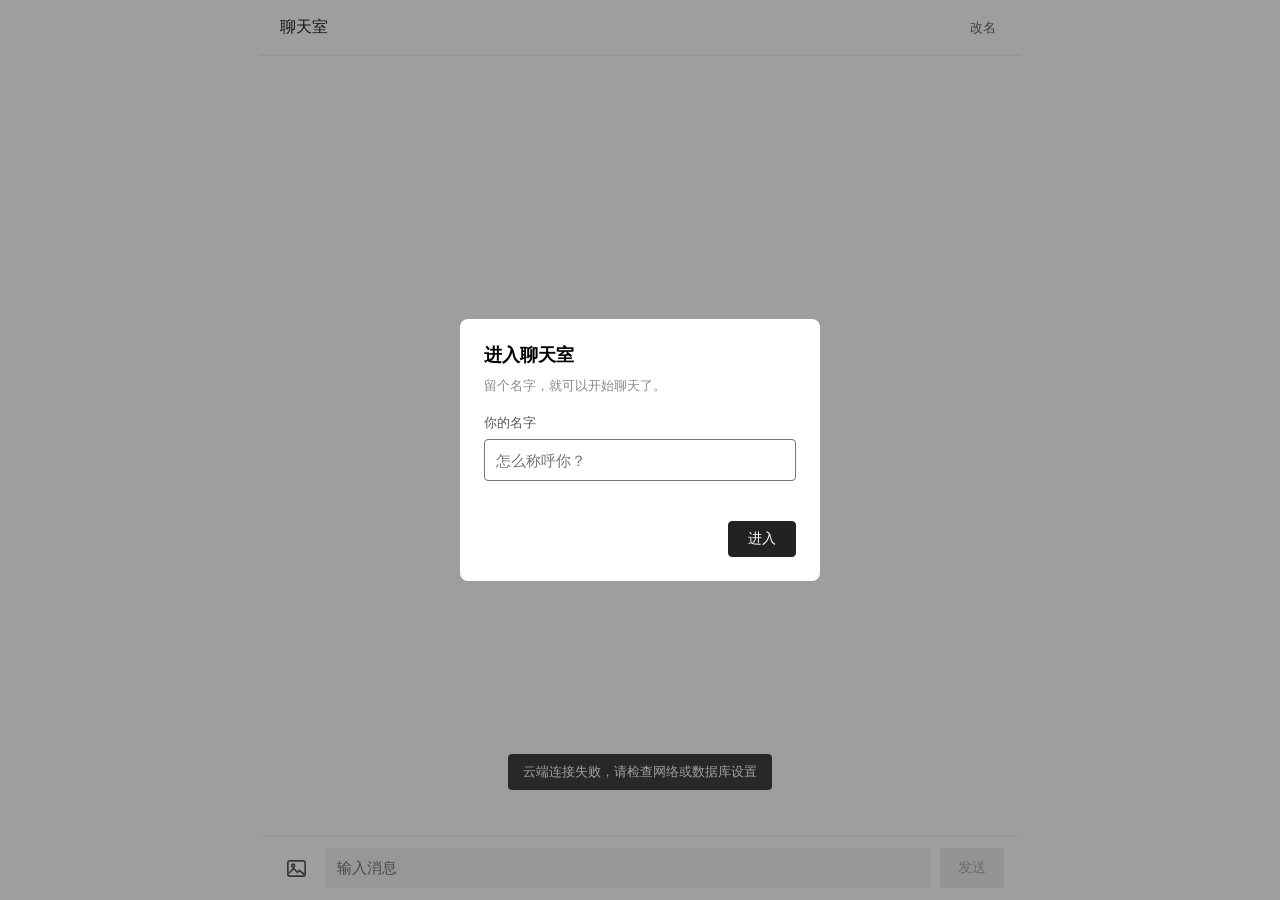
<file: index.html>
<!doctype html>
<html lang="zh-CN">
<head>
  <meta charset="UTF-8">
  <meta name="viewport" content="width=device-width, initial-scale=1.0">
  <title>聊天室</title>
  <style>
    * {
      box-sizing: border-box;
    }

    [hidden] {
      display: none !important;
    }

    body {
      margin: 0;
      color: #222;
      background: #fff;
      font-family: -apple-system, BlinkMacSystemFont, "Segoe UI", "Microsoft YaHei", sans-serif;
    }

    button,
    textarea,
    input {
      font: inherit;
    }

    button {
      cursor: pointer;
    }

    .app {
      display: flex;
      flex-direction: column;
      width: 100%;
      max-width: 760px;
      height: 100dvh;
      margin: 0 auto;
      overflow: hidden;
      background: #fff;
    }

    .topbar {
      display: flex;
      flex-shrink: 0;
      align-items: center;
      justify-content: space-between;
      min-height: 56px;
      padding: 10px 20px;
      border-bottom: 1px solid #eee;
      background: #fff;
    }

    .topbar h1 {
      margin: 0;
      font-size: 16px;
      font-weight: 500;
    }

    .room-hint {
      display: none;
    }

    .profile-actions {
      display: flex;
      align-items: center;
      gap: 10px;
      min-width: 0;
    }

    .current-name {
      max-width: 140px;
      overflow: hidden;
      color: #666;
      font-size: 13px;
      text-overflow: ellipsis;
      white-space: nowrap;
    }

    .text-button {
      padding: 4px;
      border: 0;
      color: #666;
      background: transparent;
      font-size: 13px;
    }

    .text-button:hover {
      color: #111;
    }

    .messages {
      flex: 1;
      overflow-y: auto;
      padding: 18px 20px;
      background: #fff;
      scroll-behavior: smooth;
    }

    .empty-state {
      margin-top: 30vh;
      color: #a0a0a0;
      font-size: 14px;
      text-align: center;
    }

    .time-divider,
    .system-message {
      margin: 15px 0;
      color: #999;
      font-size: 12px;
      line-height: 1.5;
      text-align: center;
    }

    .message-row {
      display: flex;
      align-items: flex-start;
      gap: 10px;
      margin: 16px 0;
    }

    .message-row.own {
      flex-direction: row-reverse;
    }

    .avatar {
      display: none;
    }

    .message-content {
      display: flex;
      flex-direction: column;
      align-items: flex-start;
      max-width: min(72%, 560px);
      min-width: 0;
    }

    .own .message-content {
      align-items: flex-end;
    }

    .sender-name {
      margin: 0 0 4px 2px;
      color: #888;
      font-size: 12px;
    }

    .bubble {
      max-width: 100%;
      padding: 8px 11px;
      border-radius: 5px;
      background: #f3f3f3;
      font-size: 15px;
      line-height: 1.55;
      overflow-wrap: anywhere;
      white-space: pre-wrap;
    }

    .own .bubble {
      color: #fff;
      background: #222;
    }

    .own .image-bubble {
      background: #f3f3f3;
    }

    .image-bubble {
      padding: 3px;
      line-height: 0;
    }

    .message-image {
      display: block;
      width: auto;
      max-width: min(260px, 60vw);
      max-height: 320px;
      border-radius: 3px;
      cursor: zoom-in;
      object-fit: contain;
    }

    .message-meta {
      display: flex;
      align-items: center;
      gap: 8px;
      margin-top: 4px;
      color: #a0a0a0;
      font-size: 11px;
    }

    .recall-button {
      padding: 0;
      border: 0;
      color: #888;
      background: transparent;
      font-size: 11px;
      opacity: 0;
    }

    .message-row:hover .recall-button,
    .recall-button:focus-visible {
      opacity: 1;
    }

    .recall-button:hover {
      color: #333;
      text-decoration: underline;
    }

    .composer {
      flex-shrink: 0;
      padding: 12px 16px;
      border-top: 1px solid #eee;
      background: #fff;
    }

    .preview-list {
      display: flex;
      gap: 10px;
      overflow-x: auto;
      padding: 3px 4px 11px;
    }

    .preview-item {
      position: relative;
      flex: 0 0 62px;
      width: 62px;
      height: 62px;
    }

    .preview-item img {
      width: 100%;
      height: 100%;
      border: 1px solid #d4d4d4;
      border-radius: 4px;
      object-fit: cover;
    }

    .remove-preview {
      position: absolute;
      top: -6px;
      right: -6px;
      display: grid;
      width: 20px;
      height: 20px;
      padding: 0;
      place-items: center;
      border: 0;
      border-radius: 50%;
      color: #fff;
      background: rgba(0, 0, 0, 0.72);
      font-size: 15px;
      line-height: 1;
    }

    .input-row {
      display: flex;
      align-items: flex-end;
      gap: 9px;
    }

    .image-button {
      display: grid;
      flex: 0 0 40px;
      width: 40px;
      height: 40px;
      padding: 0;
      place-items: center;
      border: 0;
      border-radius: 4px;
      color: #555;
      background: transparent;
    }

    .image-button:hover {
      background: #e8e8e8;
    }

    .image-button svg {
      width: 23px;
      height: 23px;
    }

    .message-input {
      flex: 1;
      min-width: 0;
      min-height: 40px;
      max-height: 120px;
      padding: 9px 11px;
      resize: none;
      border: 1px solid transparent;
      border-radius: 4px;
      outline: none;
      background: #f3f3f3;
      font-size: 15px;
      line-height: 20px;
    }

    .message-input:focus {
      border-color: #ddd;
    }

    .send-button {
      flex: 0 0 64px;
      height: 40px;
      border: 0;
      border-radius: 4px;
      color: #fff;
      background: #222;
      font-size: 14px;
    }

    .send-button:hover:not(:disabled) {
      background: #000;
    }

    .send-button:disabled {
      color: #aaa;
      background: #eee;
      cursor: default;
    }

    .composer-hint {
      display: none;
    }

    dialog {
      padding: 0;
      border: 0;
    }

    dialog::backdrop {
      background: rgba(0, 0, 0, 0.38);
    }

    .profile-dialog {
      width: min(88vw, 360px);
      padding: 24px;
      border-radius: 8px;
      background: #fff;
    }

    .profile-dialog h2 {
      margin: 0;
      font-size: 18px;
      font-weight: 600;
    }

    .profile-description {
      margin: 9px 0 18px;
      color: #888;
      font-size: 13px;
      line-height: 1.6;
    }

    .profile-dialog label {
      display: block;
      margin-bottom: 7px;
      color: #555;
      font-size: 13px;
    }

    .name-input {
      width: 100%;
      height: 42px;
      padding: 0 11px;
      border: 1px solid #ccc;
      border-radius: 4px;
      outline: none;
      font-size: 15px;
    }

    .name-input:focus {
      border-color: #777;
    }

    .form-error {
      min-height: 18px;
      margin: 6px 0 0;
      color: #c94141;
      font-size: 12px;
    }

    .dialog-actions {
      display: flex;
      justify-content: flex-end;
      gap: 9px;
      margin-top: 16px;
    }

    .dialog-actions button {
      min-width: 68px;
      height: 36px;
      border-radius: 4px;
      font-size: 14px;
    }

    .cancel-button {
      border: 1px solid #ccc;
      background: #fff;
    }

    .confirm-button {
      border: 1px solid #222;
      color: #fff;
      background: #222;
    }

    .image-viewer {
      width: 100vw;
      max-width: none;
      height: 100dvh;
      max-height: none;
      margin: 0;
      background: #151515;
    }

    .image-viewer::backdrop {
      background: #151515;
    }

    .viewer-body {
      display: grid;
      width: 100%;
      height: 100%;
      place-items: center;
    }

    .viewer-body img {
      max-width: 94vw;
      max-height: 92dvh;
      object-fit: contain;
    }

    .close-viewer {
      position: fixed;
      top: 16px;
      right: 18px;
      width: 38px;
      height: 38px;
      border: 0;
      border-radius: 50%;
      color: #fff;
      background: rgba(255, 255, 255, 0.15);
      font-size: 25px;
      line-height: 1;
    }

    .toast {
      position: fixed;
      z-index: 20;
      bottom: 110px;
      left: 50%;
      max-width: 80vw;
      padding: 9px 15px;
      transform: translateX(-50%);
      border-radius: 4px;
      color: #fff;
      background: rgba(0, 0, 0, 0.75);
      font-size: 13px;
      text-align: center;
    }

    @media (max-width: 560px) {
      .messages {
        padding-right: 12px;
        padding-left: 12px;
      }

      .message-content {
        max-width: 78%;
      }

      .composer-hint {
        display: none;
      }

      .composer {
        padding-bottom: max(10px, env(safe-area-inset-bottom));
      }
    }

    @media (hover: none) {
      .recall-button {
        opacity: 1;
      }
    }
  </style>
</head>
<body>
  <div class="app">
    <header class="topbar">
      <div>
        <h1>聊天室</h1>
        <p class="room-hint">记录保存在本机，多个标签页可同步</p>
      </div>
      <div class="profile-actions">
        <span class="current-name" id="currentName"></span>
        <button class="text-button" id="renameButton" type="button">改名</button>
      </div>
    </header>

    <main class="messages" id="messages" aria-live="polite"></main>

    <footer class="composer">
      <div class="preview-list" id="previewList" hidden></div>
      <div class="input-row">
        <label class="image-button" title="发送图片">
          <svg viewBox="0 0 24 24" fill="none" stroke="currentColor" stroke-width="1.7" aria-hidden="true">
            <rect x="3" y="4" width="18" height="16" rx="2"></rect>
            <circle cx="8.5" cy="9" r="1.5"></circle>
            <path d="m4 17 5-5 4 4 2-2 5 4"></path>
          </svg>
          <input id="imageInput" type="file" accept="image/*" multiple hidden>
        </label>
        <textarea class="message-input" id="messageInput" rows="1" maxlength="2000" placeholder="输入消息" aria-label="消息内容"></textarea>
        <button class="send-button" id="sendButton" type="button" disabled>发送</button>
      </div>
      <div class="composer-hint">Enter 发送，Shift + Enter 换行</div>
    </footer>
  </div>

  <dialog class="profile-dialog" id="profileDialog">
    <form id="profileForm">
      <h2 id="profileTitle">进入聊天室</h2>
      <p class="profile-description" id="profileDescription">留个名字，就可以开始聊天了。</p>
      <label for="nameInput">你的名字</label>
      <input class="name-input" id="nameInput" maxlength="12" autocomplete="nickname" placeholder="怎么称呼你？">
      <p class="form-error" id="nameError"></p>
      <div class="dialog-actions">
        <button class="cancel-button" id="cancelRename" type="button" hidden>取消</button>
        <button class="confirm-button" id="profileConfirm" type="submit">进入</button>
      </div>
    </form>
  </dialog>

  <dialog class="image-viewer" id="imageViewer">
    <div class="viewer-body">
      <img id="viewerImage" alt="查看大图">
    </div>
    <button class="close-viewer" id="closeViewer" type="button" aria-label="关闭">×</button>
  </dialog>

  <div class="toast" id="toast" role="status" hidden></div>

  <script>
    (() => {
      "use strict";

      const SUPABASE_URL = "https://hbyhiyldaibwvbtdvoji.supabase.co";
      const SUPABASE_KEY = "sb_publishable_ZPU9WJH4PpO0n4kyRi1eYQ_G9lkUBSG";
      const TABLE_NAME = "chat_messages";
      const PROFILE_KEY = "simple_chat_profile_v1";
      const MAX_MESSAGES = 100;
      const MAX_IMAGES = 6;
      const SYNC_INTERVAL = 4000;

      const messagesElement = document.getElementById("messages");
      const messageInput = document.getElementById("messageInput");
      const sendButton = document.getElementById("sendButton");
      const imageInput = document.getElementById("imageInput");
      const previewList = document.getElementById("previewList");
      const currentName = document.getElementById("currentName");
      const renameButton = document.getElementById("renameButton");
      const profileDialog = document.getElementById("profileDialog");
      const profileForm = document.getElementById("profileForm");
      const profileTitle = document.getElementById("profileTitle");
      const profileDescription = document.getElementById("profileDescription");
      const profileConfirm = document.getElementById("profileConfirm");
      const cancelRename = document.getElementById("cancelRename");
      const nameInput = document.getElementById("nameInput");
      const nameError = document.getElementById("nameError");
      const imageViewer = document.getElementById("imageViewer");
      const viewerImage = document.getElementById("viewerImage");
      const closeViewer = document.getElementById("closeViewer");
      const toast = document.getElementById("toast");

      let profile = readJSON(localStorage, PROFILE_KEY) || readJSON(sessionStorage, PROFILE_KEY);
      let messages = [];
      let pendingImages = [];
      let toastTimer;
      let sending = false;
      let loadingMessages = false;
      let cloudErrorShown = false;

      const channel = "BroadcastChannel" in window
        ? new BroadcastChannel("simple_cloud_chat")
        : null;

      function readJSON(storage, key) {
        try {
          const value = storage.getItem(key);
          return value ? JSON.parse(value) : null;
        } catch {
          return null;
        }
      }

      function createId() {
        if (window.crypto && typeof window.crypto.randomUUID === "function") {
          return window.crypto.randomUUID();
        }
        return `${Date.now()}-${Math.random().toString(36).slice(2)}`;
      }

      function showToast(text) {
        clearTimeout(toastTimer);
        toast.textContent = text;
        toast.hidden = false;
        toastTimer = setTimeout(() => {
          toast.hidden = true;
        }, 2400);
      }

      async function cloudRequest(method, query = "", body) {
        const options = {
          method,
          headers: {
            apikey: SUPABASE_KEY,
            Accept: "application/json",
            "Content-Type": "application/json"
          }
        };
        if (body !== undefined) options.body = JSON.stringify(body);

        const response = await fetch(`${SUPABASE_URL}/rest/v1/${TABLE_NAME}${query}`, options);
        if (!response.ok) {
          const detail = await response.text();
          throw new Error(detail || `HTTP ${response.status}`);
        }
        if (response.status === 204) return null;
        const text = await response.text();
        return text ? JSON.parse(text) : null;
      }

      function mergeMessage(row) {
        if (!row || !row.id) return false;
        const incoming = { ...row, createdAt: Number(row.createdAt) };
        if (!Number.isFinite(incoming.createdAt)) return false;

        const index = messages.findIndex((item) => item.id === incoming.id);
        if (index >= 0) {
          if (messages[index].recalled === incoming.recalled) return false;
          messages[index] = { ...messages[index], ...incoming };
          return true;
        }

        messages.push(incoming);
        messages.sort((a, b) => a.createdAt - b.createdAt);
        if (messages.length > MAX_MESSAGES) {
          messages = messages.slice(-MAX_MESSAGES);
        }
        return true;
      }

      async function loadMessages() {
        if (loadingMessages) return;
        loadingMessages = true;
        try {
          const data = await cloudRequest("GET", `?select=*&order=createdAt.desc&limit=${MAX_MESSAGES}`);
          let changed = false;
          for (const row of (data || []).reverse()) {
            if (mergeMessage(row)) changed = true;
          }
          if (changed) renderMessages();
          cloudErrorShown = false;
        } catch (error) {
          console.error("云端同步失败", error);
          if (!cloudErrorShown) {
            showToast("云端连接失败，请检查网络或数据库设置");
            cloudErrorShown = true;
          }
        } finally {
          loadingMessages = false;
        }
      }

      function notifyOtherTabs() {
        if (channel) {
          channel.postMessage({ type: "refresh" });
        }
      }

      function twoDigits(number) {
        return String(number).padStart(2, "0");
      }

      function shortTime(timestamp) {
        const date = new Date(timestamp);
        return `${twoDigits(date.getHours())}:${twoDigits(date.getMinutes())}`;
      }

      function dividerTime(timestamp) {
        const date = new Date(timestamp);
        const now = new Date();
        const today = new Date(now.getFullYear(), now.getMonth(), now.getDate());
        const target = new Date(date.getFullYear(), date.getMonth(), date.getDate());
        const dayDifference = Math.round((today - target) / 86400000);
        const time = shortTime(timestamp);

        if (dayDifference === 0) return time;
        if (dayDifference === 1) return `昨天 ${time}`;
        if (date.getFullYear() === now.getFullYear()) {
          return `${date.getMonth() + 1}月${date.getDate()}日 ${time}`;
        }
        return `${date.getFullYear()}年${date.getMonth() + 1}月${date.getDate()}日 ${time}`;
      }

      function makeElement(tag, className, text) {
        const element = document.createElement(tag);
        if (className) element.className = className;
        if (text !== undefined) element.textContent = text;
        return element;
      }

      function avatarColor(userId) {
        const colors = ["#607d8b", "#7986cb", "#4db6ac", "#9575cd", "#a1887f", "#90a955", "#64b5f6"];
        let hash = 0;
        for (const character of userId) {
          hash = ((hash << 5) - hash + character.charCodeAt(0)) | 0;
        }
        return colors[Math.abs(hash) % colors.length];
      }

      function renderMessages(forceToBottom = false) {
        const distanceToBottom = messagesElement.scrollHeight - messagesElement.scrollTop - messagesElement.clientHeight;
        const shouldScroll = forceToBottom || distanceToBottom < 80;
        messagesElement.replaceChildren();

        if (!messages.length) {
          messagesElement.appendChild(makeElement("div", "empty-state", "还没有消息，说点什么吧。"));
          return;
        }

        let previousTime = 0;
        for (const message of messages) {
          if (message.createdAt - previousTime > 5 * 60 * 1000) {
            messagesElement.appendChild(makeElement("div", "time-divider", dividerTime(message.createdAt)));
          }
          previousTime = message.createdAt;

          if (message.recalled) {
            const recallText = profile && message.userId === profile.id
              ? "你撤回了一条消息"
              : `“${message.name}”撤回了一条消息`;
            messagesElement.appendChild(makeElement("div", "system-message", recallText));
            continue;
          }

          const isOwn = profile && message.userId === profile.id;
          const row = makeElement("article", `message-row${isOwn ? " own" : ""}`);
          row.dataset.messageId = message.id;

          const avatar = makeElement("div", "avatar", Array.from(message.name || "?")[0]);
          avatar.style.backgroundColor = avatarColor(message.userId);

          const content = makeElement("div", "message-content");
          if (!isOwn) {
            content.appendChild(makeElement("div", "sender-name", message.name));
          }

          if (message.type === "image") {
            const bubble = makeElement("div", "bubble image-bubble");
            const image = document.createElement("img");
            image.className = "message-image";
            image.src = message.image;
            image.alt = `${message.name}发送的图片`;
            image.loading = "lazy";
            image.addEventListener("click", () => openImage(message.image));
            bubble.appendChild(image);
            content.appendChild(bubble);
          } else {
            content.appendChild(makeElement("div", "bubble", message.text));
          }

          const meta = makeElement("div", "message-meta");
          const time = makeElement("time", "", shortTime(message.createdAt));
          time.dateTime = new Date(message.createdAt).toISOString();
          time.title = new Date(message.createdAt).toLocaleString("zh-CN");
          meta.appendChild(time);

          if (isOwn) {
            const recallButton = makeElement("button", "recall-button", "撤回");
            recallButton.type = "button";
            recallButton.setAttribute("aria-label", "撤回这条消息");
            recallButton.addEventListener("click", () => recallMessage(message.id));
            meta.appendChild(recallButton);
          }

          content.appendChild(meta);
          row.append(avatar, content);
          messagesElement.appendChild(row);
        }

        if (shouldScroll) {
          requestAnimationFrame(() => {
            messagesElement.scrollTop = messagesElement.scrollHeight;
          });
        }
      }

      async function recallMessage(id) {
        const message = messages.find((item) => item.id === id);
        if (!message || !profile || message.userId !== profile.id || message.recalled) return;
        if (!window.confirm("撤回这条消息？")) return;

        try {
          await cloudRequest("PATCH", `?id=eq.${encodeURIComponent(id)}`, { recalled: true });
          message.recalled = true;
          delete message.text;
          delete message.image;
          renderMessages();
          notifyOtherTabs();
        } catch (error) {
          console.error("撤回失败", error);
          showToast("撤回失败，请检查网络后重试");
        }
      }

      function newTextMessage(text) {
        return {
          id: createId(),
          userId: profile.id,
          name: profile.name,
          type: "text",
          text,
          createdAt: Date.now(),
          recalled: false
        };
      }

      function newImageMessage(image) {
        return {
          id: createId(),
          userId: profile.id,
          name: profile.name,
          type: "image",
          image: image.dataUrl,
          createdAt: Date.now(),
          recalled: false
        };
      }

      function updateSendButton() {
        sendButton.disabled = sending || (!messageInput.value.trim() && pendingImages.length === 0);
      }

      function resizeInput() {
        messageInput.style.height = "auto";
        messageInput.style.height = `${Math.min(messageInput.scrollHeight, 120)}px`;
      }

      async function sendMessages() {
        const text = messageInput.value.trim();
        if (!profile) {
          openProfileDialog(false);
          return;
        }
        if (sending || (!text && pendingImages.length === 0)) return;

        const outgoing = [];
        if (text) outgoing.push(newTextMessage(text));
        for (const image of pendingImages) {
          outgoing.push(newImageMessage(image));
        }

        sending = true;
        updateSendButton();
        try {
          await cloudRequest("POST", "", outgoing);
          for (const message of outgoing) mergeMessage(message);

          messageInput.value = "";
          pendingImages = [];
          resizeInput();
          renderPreviews();
          renderMessages(true);
          notifyOtherTabs();
        } catch (error) {
          console.error("发送失败", error);
          showToast("发送失败，请检查网络或数据库设置");
        } finally {
          sending = false;
          updateSendButton();
          messageInput.focus();
        }
      }

      function renderPreviews() {
        previewList.replaceChildren();
        previewList.hidden = pendingImages.length === 0;

        for (const item of pendingImages) {
          const preview = makeElement("div", "preview-item");
          const image = document.createElement("img");
          image.src = item.dataUrl;
          image.alt = item.name;

          const remove = makeElement("button", "remove-preview", "×");
          remove.type = "button";
          remove.setAttribute("aria-label", "移除这张图片");
          remove.addEventListener("click", () => {
            pendingImages = pendingImages.filter((imageItem) => imageItem.id !== item.id);
            renderPreviews();
            updateSendButton();
          });

          preview.append(image, remove);
          previewList.appendChild(preview);
        }
      }

      function readFile(file) {
        return new Promise((resolve, reject) => {
          const reader = new FileReader();
          reader.onload = () => resolve(reader.result);
          reader.onerror = reject;
          reader.readAsDataURL(file);
        });
      }

      async function compressImage(file) {
        const source = await readFile(file);
        const image = await new Promise((resolve, reject) => {
          const element = new Image();
          element.onload = () => resolve(element);
          element.onerror = reject;
          element.src = source;
        });

        const maxSize = 960;
        const scale = Math.min(1, maxSize / Math.max(image.naturalWidth, image.naturalHeight));
        const canvas = document.createElement("canvas");
        canvas.width = Math.max(1, Math.round(image.naturalWidth * scale));
        canvas.height = Math.max(1, Math.round(image.naturalHeight * scale));
        const context = canvas.getContext("2d");
        context.fillStyle = "#fff";
        context.fillRect(0, 0, canvas.width, canvas.height);
        context.drawImage(image, 0, 0, canvas.width, canvas.height);
        return canvas.toDataURL("image/jpeg", 0.8);
      }

      async function selectImages() {
        const files = Array.from(imageInput.files || []);
        imageInput.value = "";
        if (!files.length) return;

        const available = MAX_IMAGES - pendingImages.length;
        if (available <= 0) {
          showToast(`一次最多发送 ${MAX_IMAGES} 张图片`);
          return;
        }
        if (files.length > available) {
          showToast(`一次最多发送 ${MAX_IMAGES} 张图片`);
        }

        for (const file of files.slice(0, available)) {
          if (!file.type.startsWith("image/")) {
            showToast("只能选择图片文件");
            continue;
          }
          if (file.size > 15 * 1024 * 1024) {
            showToast("图片不能超过 15MB");
            continue;
          }

          try {
            const dataUrl = await compressImage(file);
            pendingImages.push({ id: createId(), name: file.name, dataUrl });
            renderPreviews();
            updateSendButton();
          } catch {
            showToast("这张图片读取失败，换一张试试");
          }
        }
      }

      function openImage(source) {
        viewerImage.src = source;
        imageViewer.showModal();
      }

      function openProfileDialog(isRename) {
        profileTitle.textContent = isRename ? "修改名字" : "进入聊天室";
        profileDescription.hidden = isRename;
        profileConfirm.textContent = isRename ? "保存" : "进入";
        cancelRename.hidden = !isRename;
        nameInput.value = isRename && profile ? profile.name : "";
        nameError.textContent = "";
        profileDialog.showModal();
        requestAnimationFrame(() => nameInput.focus());
      }

      profileForm.addEventListener("submit", (event) => {
        event.preventDefault();
        const name = nameInput.value.trim().replace(/\s+/g, " ");
        if (!name) {
          nameError.textContent = "名字不能为空";
          nameInput.focus();
          return;
        }

        if (!profile) profile = { id: createId(), name };
        else profile.name = name;

        try {
          localStorage.setItem(PROFILE_KEY, JSON.stringify(profile));
          sessionStorage.removeItem(PROFILE_KEY);
        } catch {
          showToast("当前浏览器无法记住名字");
        }
        currentName.textContent = profile.name;
        profileDialog.close();
        renderMessages();
        messageInput.focus();
      });

      profileDialog.addEventListener("cancel", (event) => {
        if (!profile) event.preventDefault();
      });

      cancelRename.addEventListener("click", () => profileDialog.close());
      renameButton.addEventListener("click", () => openProfileDialog(true));
      sendButton.addEventListener("click", sendMessages);
      imageInput.addEventListener("change", selectImages);
      closeViewer.addEventListener("click", () => imageViewer.close());
      imageViewer.addEventListener("click", (event) => {
        if (event.target === imageViewer) imageViewer.close();
      });

      messageInput.addEventListener("input", () => {
        resizeInput();
        updateSendButton();
      });

      messageInput.addEventListener("keydown", (event) => {
        if (event.key === "Enter" && !event.shiftKey && !event.isComposing) {
          event.preventDefault();
          sendMessages();
        }
      });

      if (channel) {
        channel.addEventListener("message", loadMessages);
      }

      document.addEventListener("visibilitychange", () => {
        if (document.visibilityState === "visible") loadMessages();
      });
      window.addEventListener("focus", loadMessages);
      setInterval(() => {
        if (document.visibilityState === "visible") loadMessages();
      }, SYNC_INTERVAL);

      if (profile) {
        currentName.textContent = profile.name;
      } else {
        openProfileDialog(false);
      }
      renderMessages(true);
      updateSendButton();
      loadMessages();
    })();
  </script>
</body>
</html>
</file>
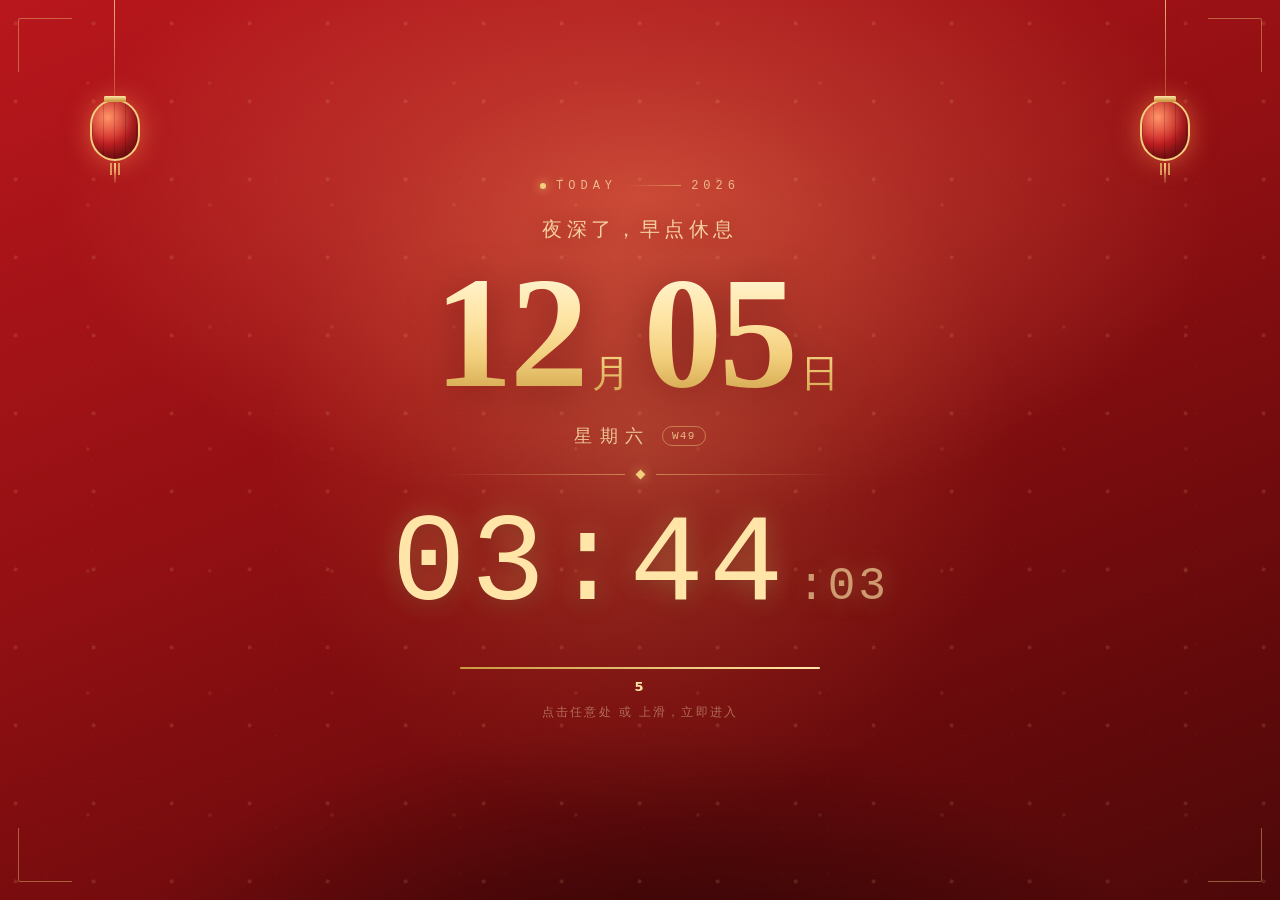
<file: today.html>
<!DOCTYPE html>
<html lang="zh-CN">
<head>
<meta charset="UTF-8" />
<meta name="viewport" content="width=device-width, initial-scale=1, viewport-fit=cover" />
<meta name="theme-color" content="#8e0f12" />
<title>今日首页</title>
<style>
  :root{
    --red-deep:#4d0809;
    --red:#8e0f12;
    --red-bright:#c81e21;
    --gold:#f2cf7d;
    --gold-soft:#ffe6a8;
    --gold-deep:#c99a3f;
    --paper:#f8f5ee;
    --paper-2:#fffdf8;
    --ink:#241f1c;
    --ink-soft:#6a6058;
    --line:rgba(42,35,32,.12);
    --grass:#3f7f2b;
    --amber:#b8792a;
    --serif:"Songti SC","Noto Serif SC","Source Han Serif SC","STZhongsong",ui-serif,Georgia,serif;
    --sans:-apple-system,BlinkMacSystemFont,"PingFang SC","Hiragino Sans GB","Microsoft YaHei",system-ui,"Segoe UI",Roboto,sans-serif;
    --mono:ui-monospace,SFMono-Regular,"Cascadia Mono","SF Mono",Consolas,"Liberation Mono",monospace;
  }

  *{box-sizing:border-box;margin:0;padding:0}

  html,body{height:100%;overflow:hidden;background:var(--red-deep)}

  body{
    font-family:var(--sans);
    color:var(--ink);
    -webkit-font-smoothing:antialiased;
    -webkit-tap-highlight-color:transparent;
  }

  /* ---------- 横向双页舞台 ---------- */
  .stage{
    position:fixed;
    inset:0;
    display:flex;
    width:200%;
    height:100%;
    transition:transform 1.15s cubic-bezier(.76,0,.18,1);
    will-change:transform;
  }
  body.shifted .stage{transform:translateX(-50%)}

  .panel{
    position:relative;
    flex:0 0 50%;
    width:50%;
    height:100%;
    overflow:hidden;
  }

  /* ================= 第一页：喜庆时间页 ================= */
  .panel-time{
    color:var(--gold-soft);
    background:
      radial-gradient(ellipse 70% 55% at 50% 22%, rgba(255,138,96,.42), rgba(255,138,96,0) 65%),
      radial-gradient(ellipse 60% 45% at 50% 112%, rgba(0,0,0,.55), rgba(0,0,0,0) 70%),
      linear-gradient(158deg,#b8171d 0%,#941013 42%,#6a0a0c 76%,#4d0809 100%);
    display:flex;
    align-items:center;
    justify-content:center;
    user-select:none;
    cursor:pointer;
  }

  /* 金色暗纹 */
  .panel-time::before{
    content:"";
    position:absolute;
    inset:0;
    background-image:
      radial-gradient(circle at 20% 30%, rgba(255,219,151,.14) 0 1.5px, transparent 2.5px),
      radial-gradient(circle at 72% 68%, rgba(255,219,151,.10) 0 1.2px, transparent 2.4px),
      linear-gradient(45deg, rgba(255,219,151,.05) 0 1px, transparent 1px),
      linear-gradient(-45deg, rgba(255,219,151,.05) 0 1px, transparent 1px);
    background-size:78px 78px, 122px 122px, 46px 46px, 46px 46px;
    opacity:.9;
    pointer-events:none;
  }

  /* 中央光晕 */
  .panel-time::after{
    content:"";
    position:absolute;
    width:min(74vw,780px);
    aspect-ratio:1;
    border-radius:50%;
    background:radial-gradient(circle, rgba(255,196,120,.20), rgba(255,150,80,.07) 45%, transparent 68%);
    pointer-events:none;
  }

  .corner{
    position:absolute;
    width:54px;
    height:54px;
    border:1px solid rgba(242,207,125,.42);
    pointer-events:none;
  }
  .corner.tl{top:18px;left:18px;border-right:0;border-bottom:0;border-radius:2px 0 0 0}
  .corner.tr{top:18px;right:18px;border-left:0;border-bottom:0;border-radius:0 2px 0 0}
  .corner.bl{bottom:18px;left:18px;border-right:0;border-top:0;border-radius:0 0 0 2px}
  .corner.br{bottom:18px;right:18px;border-left:0;border-top:0;border-radius:0 0 2px 0}

  /* 灯笼 */
  .lantern{
    position:absolute;
    top:0;
    width:50px;
    transform-origin:50% 0;
    animation:swing 4.6s ease-in-out infinite;
    pointer-events:none;
    z-index:2;
  }
  .lantern.l1{left:7%;}
  .lantern.l2{right:7%;animation-duration:5.4s;animation-delay:-1.6s}
  .lantern .rope{
    display:block;
    width:1px;height:clamp(54px,11vh,120px);
    margin:0 auto;
    background:linear-gradient(180deg,rgba(242,207,125,.85),rgba(242,207,125,.25));
  }
  .lantern .body{
    position:relative;
    display:block;
    width:50px;height:62px;
    border-radius:50% / 42%;
    background:
      repeating-linear-gradient(90deg, rgba(0,0,0,.16) 0 1px, transparent 1px 11px),
      radial-gradient(circle at 34% 28%, #ff9468, #d42326 52%, #7d0b0e 100%);
    border:2px solid var(--gold);
    box-shadow:0 0 26px rgba(255,142,82,.55), inset -7px -8px 18px rgba(0,0,0,.35);
    animation:glow 3.4s ease-in-out infinite;
  }
  .lantern .body::before,
  .lantern .body::after{
    content:"";
    position:absolute;
    left:50%;
    transform:translateX(-50%);
    width:22px;height:6px;
    border-radius:2px;
    background:linear-gradient(180deg,var(--gold-soft),var(--gold-deep));
  }
  .lantern .body::before{top:-5px}
  .lantern .body::after{top:auto;bottom:58px;height:5px}
  .lantern .tassel{
    display:block;
    width:2px;height:20px;
    margin:2px auto 0;
    background:linear-gradient(180deg,var(--gold),rgba(242,207,125,.15));
  }
  .lantern .tassel::after{
    content:"";
    display:block;
    width:2px;height:12px;
    margin:0 auto;
    background:linear-gradient(180deg,var(--gold),transparent);
    box-shadow:-4px 0 0 rgba(242,207,125,.7),4px 0 0 rgba(242,207,125,.7);
  }

  /* 金色粒子 */
  .particles{position:absolute;inset:0;overflow:hidden;pointer-events:none;z-index:1}
  .particles i{
    position:absolute;
    bottom:-12px;
    width:var(--s,5px);
    height:var(--s,5px);
    border-radius:50%;
    background:radial-gradient(circle, #fff6d8, rgba(242,207,125,.85) 45%, rgba(242,207,125,0) 70%);
    box-shadow:0 0 10px rgba(255,224,160,.55);
    animation:float var(--dur,16s) linear infinite;
    animation-delay:var(--delay,0s);
    opacity:0;
  }

  @keyframes swing{
    0%,100%{transform:rotate(-2.6deg)}
    50%{transform:rotate(2.6deg)}
  }
  @keyframes glow{
    0%,100%{box-shadow:0 0 22px rgba(255,142,82,.45), inset -7px -8px 18px rgba(0,0,0,.35)}
    50%{box-shadow:0 0 40px rgba(255,166,96,.7), inset -7px -8px 18px rgba(0,0,0,.3)}
  }
  @keyframes float{
    0%{transform:translate3d(0,0,0) scale(.6);opacity:0}
    12%{opacity:.85}
    80%{opacity:.6}
    100%{transform:translate3d(var(--drift,24px),-108vh,0) scale(1.15);opacity:0}
  }

  .time-inner{
    position:relative;
    z-index:3;
    display:flex;
    flex-direction:column;
    align-items:center;
    text-align:center;
    padding:clamp(18px,4vh,56px) 22px;
    width:100%;
    max-width:640px;
  }

  .kicker{
    display:flex;
    align-items:center;
    gap:10px;
    font-family:var(--mono);
    font-size:clamp(9px,1.6vw,12px);
    letter-spacing:.42em;
    text-transform:uppercase;
    color:rgba(255,230,168,.72);
  }
  .kicker .dot{
    width:6px;height:6px;
    border-radius:50%;
    background:var(--gold);
    box-shadow:0 0 10px var(--gold);
  }
  .kicker .ceil{
    width:clamp(20px,6vw,54px);
    height:1px;
    background:linear-gradient(90deg,transparent,rgba(242,207,125,.55));
  }

  .greeting{
    margin-top:clamp(14px,2.6vh,26px);
    font-family:var(--serif);
    font-size:clamp(14px,2.6vw,20px);
    letter-spacing:.22em;
    color:rgba(255,232,178,.86);
    text-shadow:0 2px 18px rgba(120,20,10,.45);
  }

  .date-row{
    margin-top:clamp(8px,1.6vh,18px);
    display:flex;
    align-items:baseline;
    justify-content:center;
    gap:clamp(2px,.5vw,8px);
    font-family:var(--serif);
    line-height:.95;
    color:transparent;
    background:linear-gradient(180deg,#fff8dd 0%,#ffe6a8 38%,#f2cf7d 66%,#c99a3f 100%);
    -webkit-background-clip:text;
    background-clip:text;
    filter:drop-shadow(0 6px 20px rgba(90,10,10,.55));
  }
  .date-row .num{
    font-size:clamp(62px,15.5vw,158px);
    font-weight:600;
    letter-spacing:-.02em;
    font-variant-numeric:tabular-nums;
  }
  .date-row .unit{
    font-size:clamp(18px,4vw,38px);
    font-weight:400;
    letter-spacing:.18em;
    padding-bottom:.12em;
  }

  .week{
    margin-top:clamp(10px,1.8vh,18px);
    display:inline-flex;
    align-items:center;
    gap:12px;
    font-family:var(--serif);
    font-size:clamp(13px,2.2vw,18px);
    letter-spacing:.4em;
    color:rgba(255,232,178,.8);
  }
  .week .tip{
    display:inline-block;
    padding:3px 9px;
    border:1px solid rgba(242,207,125,.45);
    border-radius:999px;
    font-family:var(--mono);
    font-size:clamp(9px,1.4vw,11px);
    letter-spacing:.12em;
    color:rgba(255,230,168,.75);
  }

  .rule{
    display:flex;
    align-items:center;
    gap:12px;
    width:min(66%,420px);
    margin:clamp(14px,2.6vh,30px) 0 clamp(10px,2vh,22px);
    color:rgba(242,207,125,.5);
  }
  .rule::before,.rule::after{
    content:"";
    flex:1;
    height:1px;
    background:linear-gradient(90deg,transparent,rgba(242,207,125,.5));
  }
  .rule::after{background:linear-gradient(90deg,rgba(242,207,125,.5),transparent)}
  .rule i{
    width:7px;height:7px;
    background:var(--gold);
    transform:rotate(45deg);
    box-shadow:0 0 12px rgba(242,207,125,.7);
  }

  .clock{
    display:flex;
    align-items:baseline;
    justify-content:center;
    font-family:var(--mono);
    font-variant-numeric:tabular-nums;
    font-feature-settings:"tnum" 1;
    color:var(--gold-soft);
    text-shadow:0 0 26px rgba(255,190,110,.45),0 4px 18px rgba(60,5,5,.5);
  }
  #hm{
    font-size:clamp(48px,12.5vw,124px);
    font-weight:500;
    letter-spacing:.04em;
  }
  #ss{
    font-size:clamp(20px,4.6vw,46px);
    font-weight:500;
    letter-spacing:.06em;
    color:rgba(255,230,168,.62);
    margin-left:.2em;
  }

  .auto-wrap{
    margin-top:clamp(18px,3.4vh,38px);
    width:min(78%,360px);
    display:flex;
    flex-direction:column;
    align-items:center;
    gap:10px;
  }
  .progress{
    width:100%;
    height:2px;
    border-radius:2px;
    background:rgba(255,230,168,.16);
    overflow:hidden;
  }
  .progress span{
    display:block;
    height:100%;
    width:100%;
    transform-origin:0 50%;
    transform:scaleX(0);
    background:linear-gradient(90deg,var(--gold-deep),var(--gold-soft));
    box-shadow:0 0 12px rgba(255,220,150,.6);
  }
  .auto-note{
    font-size:clamp(11px,1.8vw,13px);
    letter-spacing:.14em;
    color:rgba(255,232,178,.72);
  }
  .auto-note b{color:var(--gold-soft);font-weight:600}
  .tap-note{
    font-size:clamp(10px,1.6vw,12px);
    letter-spacing:.18em;
    color:rgba(255,232,178,.42);
  }

  /* ================= 第二页：内容页 ================= */
  .panel-content{
    background:var(--paper);
    background-image:
      radial-gradient(rgba(120,80,60,.055) 1px, transparent 1px),
      radial-gradient(ellipse 90% 60% at 50% -10%, rgba(242,207,125,.30), transparent 70%);
    background-size:22px 22px, 100% 100%;
    display:flex;
  }

  .topbar-accent{
    position:absolute;
    top:0;left:0;right:0;
    height:4px;
    background:linear-gradient(90deg,#8e0f12,#c81e21 22%,#f2cf7d 50%,#c81e21 78%,#8e0f12);
    z-index:20;
  }

  .back-chip{
    position:absolute;
    top:18px;left:clamp(14px,3vw,40px);
    z-index:15;
    display:inline-flex;
    align-items:center;
    gap:6px;
    padding:7px 13px;
    border-radius:999px;
    border:1px solid rgba(42,35,32,.16);
    background:rgba(255,253,248,.86);
    backdrop-filter:blur(10px);
    -webkit-backdrop-filter:blur(10px);
    color:var(--ink-soft);
    font-family:var(--sans);
    font-size:12px;
    letter-spacing:.06em;
    cursor:pointer;
    transition:.2s;
  }
  .back-chip:hover{color:var(--red);border-color:rgba(200,30,33,.35);transform:translateY(-1px)}

  .content-scroll{
    width:100%;
    height:100%;
    overflow-y:auto;
    overflow-x:hidden;
    -webkit-overflow-scrolling:touch;
    overscroll-behavior:contain;
    scroll-behavior:smooth;
    padding:clamp(56px,7vw,80px) clamp(16px,5vw,72px) 60px;
  }

  .board{max-width:1120px;margin:0 auto}

  .board-head{
    display:flex;
    align-items:center;
    justify-content:space-between;
    gap:14px;
    flex-wrap:wrap;
    padding-bottom:clamp(16px,3vw,26px);
    border-bottom:1px solid var(--line);
  }
  .brand{display:flex;align-items:center;gap:11px}
  .brand-mark{
    width:36px;height:36px;
    border-radius:10px;
    display:grid;place-items:center;
    background:linear-gradient(150deg,#c81e21,#8e0f12);
    color:var(--gold-soft);
    font-family:var(--serif);
    font-size:19px;
    box-shadow:0 6px 16px -8px rgba(142,15,18,.9), inset 0 0 0 1px rgba(242,207,125,.55);
  }
  .brand-name{
    font-family:var(--serif);
    font-size:16px;
    letter-spacing:.16em;
    color:var(--ink);
    line-height:1.3;
  }
  .brand-sub{
    font-family:var(--mono);
    font-size:9px;
    letter-spacing:.3em;
    color:#a3988a;
    margin-top:2px;
  }
  .sync{
    display:flex;
    align-items:center;
    gap:8px;
    font-size:11px;
    color:var(--ink-soft);
    letter-spacing:.04em;
  }
  .sync-dot{
    width:6px;height:6px;border-radius:50%;
    background:var(--grass);
    box-shadow:0 0 0 3px rgba(63,127,43,.14);
  }
  .sync.loading .sync-dot{
    background:var(--amber);
    box-shadow:0 0 0 3px rgba(184,121,42,.14);
    animation:pulse 1.1s ease-in-out infinite;
  }
  .sync.error .sync-dot{background:#b3261e;box-shadow:0 0 0 3px rgba(179,38,30,.14)}
  @keyframes pulse{50%{opacity:.35}}

  .ghost-btn{
    border:1px solid rgba(42,35,32,.16);
    background:rgba(255,253,248,.7);
    color:var(--ink-soft);
    font-family:var(--sans);
    font-size:11px;
    letter-spacing:.08em;
    padding:5px 11px;
    border-radius:999px;
    cursor:pointer;
    transition:.2s;
  }
  .ghost-btn:hover{color:var(--red);border-color:rgba(200,30,33,.4)}

  .intro{margin-top:clamp(22px,5vw,44px)}
  .intro h1{
    font-family:var(--serif);
    font-size:clamp(28px,5.4vw,50px);
    font-weight:600;
    letter-spacing:.02em;
    line-height:1.2;
    color:#1f1a17;
  }
  .intro h1 em{
    font-style:normal;
    color:var(--red);
    position:relative;
    isolation:isolate;
    padding:0 .04em;
  }
  .intro h1 em::after{
    content:"";
    position:absolute;
    left:0;right:0;bottom:.06em;
    height:.16em;
    background:linear-gradient(90deg,rgba(242,207,125,.85),rgba(242,207,125,0));
    z-index:-1;
  }
  .intro p{
    margin-top:12px;
    max-width:640px;
    font-size:clamp(13px,2.1vw,15px);
    line-height:1.9;
    color:var(--ink-soft);
  }
  .scroll-cue{
    margin-top:22px;
    display:inline-flex;
    align-items:center;
    gap:8px;
    font-family:var(--mono);
    font-size:10px;
    letter-spacing:.22em;
    color:#b0a496;
    text-transform:uppercase;
  }
  .scroll-cue span{
    display:block;
    width:1px;height:26px;
    background:linear-gradient(180deg,transparent,#b0a496);
    animation:cue 2s ease-in-out infinite;
  }
  @keyframes cue{0%,100%{transform:translateY(-4px);opacity:.4}50%{transform:translateY(4px);opacity:1}}

  .section{margin-top:clamp(38px,7vw,72px)}
  .section-head{
    display:flex;
    align-items:flex-end;
    justify-content:space-between;
    gap:12px;
    flex-wrap:wrap;
    padding-bottom:14px;
    border-bottom:1px solid var(--line);
    margin-bottom:clamp(16px,3vw,24px);
  }
  .eyebrow{
    font-family:var(--mono);
    font-size:10px;
    letter-spacing:.3em;
    color:#ab9c8b;
    text-transform:uppercase;
  }
  .section-head h2{
    margin-top:8px;
    font-family:var(--serif);
    font-size:clamp(20px,3.4vw,30px);
    font-weight:600;
    letter-spacing:.04em;
    color:#221c19;
    display:flex;
    align-items:center;
    gap:10px;
  }
  .section-head h2 .bar{
    width:4px;height:clamp(17px,3vw,23px);
    border-radius:2px;
    background:linear-gradient(180deg,#c81e21,#f2cf7d);
  }
  .section-note{
    font-size:11px;
    color:#a2958a;
    letter-spacing:.06em;
    padding-bottom:3px;
  }
  .section-note a{color:var(--red);text-decoration:none;border-bottom:1px solid rgba(200,30,33,.3)}
  .section-note a:hover{border-bottom-color:var(--red)}

  /* 推荐网站 */
  .site-grid{
    display:grid;
    grid-template-columns:repeat(auto-fill,minmax(248px,1fr));
    gap:clamp(10px,1.6vw,16px);
  }
  .site-card{
    position:relative;
    display:flex;
    gap:13px;
    padding:clamp(14px,2vw,20px);
    border-radius:16px;
    background:var(--paper-2);
    border:1px solid rgba(42,35,32,.10);
    text-decoration:none;
    color:inherit;
    overflow:hidden;
    transition:transform .28s cubic-bezier(.2,.8,.2,1),border-color .28s,box-shadow .28s;
  }
  .site-card::after{
    content:"";
    position:absolute;
    inset:0;
    background:linear-gradient(135deg,rgba(242,207,125,.16),transparent 55%);
    opacity:0;
    transition:opacity .28s;
    pointer-events:none;
  }
  .site-card:hover,.site-card:focus-visible{
    transform:translateY(-3px);
    border-color:rgba(200,30,33,.32);
    box-shadow:0 16px 30px -18px rgba(90,10,11,.5);
    outline:none;
  }
  .site-card:hover::after{opacity:1}
  .site-mark{
    flex:0 0 auto;
    width:42px;height:42px;
    border-radius:12px;
    display:grid;place-items:center;
    font-family:var(--serif);
    font-size:18px;
    color:#fff6dd;
    background:linear-gradient(150deg,#c81e21,#7d0b0e);
    box-shadow:inset 0 0 0 1px rgba(242,207,125,.4);
  }
  .site-body{min-width:0;flex:1}
  .site-name{
    display:flex;align-items:center;gap:6px;
    font-size:15px;font-weight:600;letter-spacing:.01em;color:#221c19;
  }
  .site-name .arrow{font-size:11px;color:#c9bca9;transition:.2s}
  .site-card:hover .site-name .arrow{color:var(--red);transform:translate(2px,-2px)}
  .site-url{
    display:block;
    font-family:var(--mono);
    font-size:10px;
    letter-spacing:.02em;
    color:#b3a597;
    margin-top:3px;
  }
  .site-desc{
    display:block;
    margin-top:7px;
    font-size:12px;
    line-height:1.7;
    color:var(--ink-soft);
  }

  /* 新闻 */
  .news-list{display:flex;flex-direction:column;gap:10px}
  .news-card{
    display:grid;
    grid-template-columns:clamp(96px,15vw,158px) 1fr;
    gap:clamp(12px,2vw,20px);
    padding:clamp(10px,1.6vw,14px);
    align-items:center;
    background:var(--paper-2);
    border:1px solid rgba(42,35,32,.10);
    border-radius:16px;
    text-decoration:none;
    color:inherit;
    transition:transform .26s,border-color .26s,box-shadow .26s;
  }
  .news-card:hover,.news-card:focus-visible{
    transform:translateY(-2px);
    border-color:rgba(200,30,33,.3);
    box-shadow:0 16px 30px -20px rgba(90,10,11,.45);
    outline:none;
  }
  .news-thumb{
    width:100%;
    aspect-ratio:16/10;
    border-radius:10px;
    overflow:hidden;
    background:linear-gradient(140deg,#e8dfcd,#d8cbb4);
    position:relative;
  }
  .news-thumb img{width:100%;height:100%;object-fit:cover;display:block;transition:transform .5s}
  .news-card:hover .news-thumb img{transform:scale(1.04)}
  .news-thumb:empty{display:none}
  .news-card:has(.news-thumb:empty){grid-template-columns:1fr}
  .news-body{min-width:0}
  .news-meta{
    display:flex;align-items:center;gap:9px;
    font-family:var(--mono);
    font-size:10px;
    letter-spacing:.08em;
    color:#a99c8e;
  }
  .news-meta .chip{
    padding:2px 7px;
    border-radius:999px;
    background:rgba(63,127,43,.10);
    color:#3f7f2b;
    letter-spacing:.04em;
  }
  .news-meta .chip.snap{background:rgba(184,121,42,.12);color:#a06a25}
  .news-body h3{
    margin-top:6px;
    font-size:clamp(14px,2.2vw,17px);
    font-weight:600;
    line-height:1.45;
    color:#221c19;
  }
  .news-body p{
    margin-top:5px;
    font-size:12px;
    line-height:1.75;
    color:var(--ink-soft);
    display:-webkit-box;
    -webkit-line-clamp:2;
    -webkit-box-orient:vertical;
    overflow:hidden;
  }

  /* 版本 */
  .version-grid{
    display:grid;
    grid-template-columns:repeat(2,minmax(0,1fr));
    gap:clamp(10px,1.6vw,16px);
  }
  .version-card{
    position:relative;
    padding:clamp(16px,2.6vw,24px);
    border-radius:18px;
    background:var(--paper-2);
    border:1px solid rgba(42,35,32,.10);
    overflow:hidden;
  }
  .version-card .vtop{
    display:flex;align-items:center;justify-content:space-between;gap:8px;
  }
  .vtype{
    font-family:var(--mono);
    font-size:10px;
    letter-spacing:.14em;
    text-transform:uppercase;
    padding:3px 9px;
    border-radius:999px;
    background:rgba(63,127,43,.10);
    color:#3a7427;
  }
  .vtype.snapshot{background:rgba(184,121,42,.12);color:#9d6824}
  .vdate{font-family:var(--mono);font-size:10px;color:#a99c8e;letter-spacing:.06em}
  .version-card .vnum{
    margin-top:14px;
    font-family:var(--serif);
    font-size:clamp(30px,5.6vw,44px);
    line-height:1.1;
    letter-spacing:.01em;
    color:#1f1a17;
    word-break:break-word;
  }
  .version-card .vnote{
    margin-top:10px;
    font-size:12px;
    line-height:1.7;
    color:var(--ink-soft);
  }
  .version-card::before{
    content:"";
    position:absolute;
    right:-30px;bottom:-30px;
    width:120px;height:120px;
    border-radius:50%;
    background:radial-gradient(circle,rgba(242,207,125,.28),transparent 70%);
    pointer-events:none;
  }

  .vlist{margin-top:clamp(14px,2.4vw,22px);border-top:1px solid var(--line)}
  .vrow{
    display:grid;
    grid-template-columns:110px 1fr auto;
    align-items:center;
    gap:10px;
    padding:11px 2px;
    border-bottom:1px solid rgba(42,35,32,.07);
    font-size:12px;
  }
  .vrow .vtag{
    justify-self:start;
    font-family:var(--mono);
    font-size:9px;
    letter-spacing:.1em;
    text-transform:uppercase;
    padding:2px 8px;
    border-radius:999px;
    background:rgba(63,127,43,.10);
    color:#3a7427;
  }
  .vrow .vtag.snapshot{background:rgba(184,121,42,.12);color:#9d6824}
  .vrow .vtag.other{background:rgba(42,35,32,.07);color:#8b8076}
  .vrow .vid{font-family:var(--mono);font-size:12px;color:#332b26;letter-spacing:.02em}
  .vrow .vtime{font-family:var(--mono);font-size:10px;color:#b0a496}

  .changelog{margin-top:clamp(22px,3.4vw,32px)}
  .changelog-head{
    display:flex;align-items:center;justify-content:space-between;gap:10px;
    font-family:var(--mono);font-size:10px;letter-spacing:.22em;text-transform:uppercase;color:#ab9c8b;
    margin-bottom:10px;
  }
  .log-item{
    display:grid;
    grid-template-columns:1fr auto;
    gap:8px 16px;
    padding:12px 0;
    border-bottom:1px dashed rgba(42,35,32,.14);
    align-items:baseline;
  }
  .log-item .ltitle{font-size:13px;font-weight:600;color:#2a221e}
  .log-item .ldate{font-family:var(--mono);font-size:10px;color:#b0a496}
  .log-item .ltext{
    grid-column:1/-1;
    font-size:12px;
    line-height:1.7;
    color:var(--ink-soft);
    display:-webkit-box;
    -webkit-line-clamp:2;
    -webkit-box-orient:vertical;
    overflow:hidden;
  }

  /* 骨架 / 错误 */
  .skel{position:relative;overflow:hidden;background:rgba(42,35,32,.06);border-radius:10px}
  .skel::after{
    content:"";
    position:absolute;inset:0;
    background:linear-gradient(90deg,transparent,rgba(255,255,255,.7),transparent);
    animation:shimmer 1.4s infinite;
    transform:translateX(-100%);
  }
  @keyframes shimmer{100%{transform:translateX(100%)}}
  .skel-card{
    height:86px;border-radius:16px;background:rgba(42,35,32,.05);
    border:1px solid rgba(42,35,32,.06);
    position:relative;overflow:hidden;
  }
  .skel-card::after{
    content:"";position:absolute;inset:0;
    background:linear-gradient(90deg,transparent,rgba(255,255,255,.65),transparent);
    animation:shimmer 1.4s infinite;transform:translateX(-100%);
  }
  .skel-stack{display:flex;flex-direction:column;gap:10px}

  .error-box{
    display:flex;
    align-items:center;
    justify-content:space-between;
    gap:14px;
    flex-wrap:wrap;
    padding:18px 20px;
    border-radius:16px;
    border:1px dashed rgba(179,38,30,.35);
    background:rgba(255,253,248,.7);
  }
  .error-box p{font-size:12px;line-height:1.7;color:var(--ink-soft);max-width:520px}
  .error-box strong{display:block;color:#a12a22;font-size:13px;margin-bottom:3px}
  .retry-btn{
    border:0;
    background:linear-gradient(150deg,#c81e21,#8e0f12);
    color:#fff4dc;
    font-size:12px;
    letter-spacing:.1em;
    padding:9px 18px;
    border-radius:999px;
    cursor:pointer;
    box-shadow:0 10px 20px -12px rgba(142,15,18,.9);
  }
  .retry-btn:hover{filter:brightness(1.08)}

  .foot{
    margin-top:clamp(40px,7vw,72px);
    padding-top:18px;
    border-top:1px solid var(--line);
    display:flex;
    justify-content:space-between;
    gap:10px;
    flex-wrap:wrap;
    font-size:10px;
    letter-spacing:.08em;
    color:#b0a496;
    font-family:var(--mono);
  }
  .foot span:last-child{color:#c3b7a8}

  /* ---------- 响应式 ---------- */
  @media (max-width:760px){
    .content-scroll{padding:58px 16px 46px}
    .board-head{padding-bottom:14px}
    .news-card{grid-template-columns:88px 1fr;gap:11px}
    .version-grid{grid-template-columns:1fr}
    .vrow{grid-template-columns:88px 1fr auto;gap:8px}
    .lantern .body{width:40px;height:50px}
    .lantern{width:40px}
    .corner{width:38px;height:38px}
    .sync .sync-text{max-width:120px;overflow:hidden;text-overflow:ellipsis;white-space:nowrap}
  }
  @media (max-width:520px){
    .lantern.l1{left:4%}
    .lantern.l2{right:4%}
    .intro h1{letter-spacing:0}
    .site-grid{grid-template-columns:1fr}
    .site-desc{font-size:12px}
    .news-card{grid-template-columns:78px 1fr}
    .news-body p{-webkit-line-clamp:2}
    .section-note{display:none}
  }
  @media (max-height:620px){
    .date-row .num{font-size:clamp(44px,12vh,96px)}
    #hm{font-size:clamp(38px,10vh,84px)}
    .rule{margin:10px 0}
    .greeting{margin-top:8px}
  }
  @media (prefers-reduced-motion:reduce){
    .stage{transition-duration:.01ms}
    .lantern,.particles i,.scroll-cue span,.sync.loading .sync-dot{animation:none}
    .particles i{display:none}
  }
</style>
</head>
<body>

<div class="stage" id="stage">

  <!-- ============ 第一页 ============ -->
  <section class="panel panel-time" id="timePanel" role="button" tabindex="0" aria-label="当前时间，点击进入今日内容">
    <div class="corner tl"></div><div class="corner tr"></div><div class="corner bl"></div><div class="corner br"></div>
    <div class="particles" id="particles" aria-hidden="true"></div>

    <div class="lantern l1" aria-hidden="true">
      <span class="rope"></span><span class="body"></span><span class="tassel"></span>
    </div>
    <div class="lantern l2" aria-hidden="true">
      <span class="rope"></span><span class="body"></span><span class="tassel"></span>
    </div>

    <div class="time-inner">
      <div class="kicker">
        <span class="dot"></span>
        <span>TODAY</span>
        <span class="ceil"></span>
        <span id="year">2026</span>
      </div>

      <div class="greeting" id="greeting">晚上好，愿今天顺遂</div>

      <div class="date-row">
        <span class="num" id="month">11</span><span class="unit">月</span>
        <span class="num" id="day">06</span><span class="unit">日</span>
      </div>

      <div class="week">
        <span id="weekday">星期四</span>
        <span class="tip" id="weektip">W45</span>
      </div>

      <div class="rule" aria-hidden="true"><i></i></div>

      <div class="clock" aria-live="off">
        <span id="hm">20:30</span><span id="ss">:15</span>
      </div>

      <div class="auto-wrap">
        <div class="progress" aria-hidden="true"><span id="bar"></span></div>
        <p class="auto-note"><b id="count">6</b> </p>
        <p class="tap-note">点击任意处 或 上滑，立即进入</p>
      </div>
    </div>
  </section>

  <!-- ============ 第二页 ============ -->
  <section class="panel panel-content" id="contentPanel" aria-hidden="true">
    <div class="topbar-accent"></div>
    <button class="back-chip" id="backBtn" type="button" aria-label="回到时间页">← 时间页</button>

    <div class="content-scroll" id="scroller">
      <div class="board">

        <header class="board-head">
          <div class="brand">
            <span class="brand-mark">今</span>
            <div>
              <div class="brand-name">今日首页</div>
              <div class="brand-sub">TODAY BOARD</div>
            </div>
          </div>
          <div class="sync loading" id="sync">
            <span class="sync-dot"></span>
            <span class="sync-text" id="syncText">同步中…</span>
            <button class="ghost-btn" id="refreshBtn" type="button">刷新</button>
          </div>
        </header>

        <div class="intro">
          <h1>向下滑动，看看<em>今天</em>的内容</h1>
          <p> </p>
          <div class="scroll-cue"><span></span>向下滚动</div>
        </div>

        <!-- 推荐网站 -->
        <section class="section" id="sites">
          <div class="section-head">
            <div>
              <div class="eyebrow">01 / Weekly Picks</div>
              <h2><span class="bar"></span>推荐网站(站长mc服务器frp-oak.com:20428)</h2>
            </div>
            <div class="section-note"> </div>
          </div>
          <div class="site-grid" id="siteGrid"></div>
        </section>

        <!-- Minecraft 新闻 -->
        <section class="section" id="news">
          <div class="section-head">
            <div>
              <div class="eyebrow">02 / Minecraft News</div>
              <h2><span class="bar"></span>最近新闻</h2>
            </div>
            <div class="section-note"><a href="https://www.minecraft.net/en-us/news" target="_blank" rel="noopener noreferrer">查看全部 ↗</a></div>
          </div>
          <div class="skel-stack" id="newsList" aria-live="polite">
            <div class="skel-card"></div><div class="skel-card"></div><div class="skel-card"></div>
          </div>
        </section>

        <!-- 最新版本 -->
        <section class="section" id="versions">
          <div class="section-head">
            <div>
              <div class="eyebrow">03 / Versions</div>
              <h2><span class="bar"></span>最新版本</h2>
            </div>
            <div class="section-note">Java 版 · 数据来自 Mojang</div>
          </div>

          <div class="version-grid" id="versionGrid">
            <div class="skel-card"></div><div class="skel-card"></div>
          </div>

          <div class="vlist" id="versionList"></div>

          <div class="changelog">
            <div class="changelog-head">
              <span>Java Edition · 更新摘要</span>
              <span>最近 4 条</span>
            </div>
            <div id="changelogList"></div>
          </div>
        </section>

        <footer class="foot">
          <span>数据来源：Mojang 公开接口 · 每次打开自动同步</span>
          <span id="lastSync">—</span>
        </footer>

      </div>
    </div>
  </section>

</div>

<script>
(function () {
  'use strict';

  /* ================= 基础配置 ================= */
  var AUTO_SECONDS = 6;
  var NEWS_API = 'https://launchercontent.mojang.com/v2/news.json';
  var PATCH_API = 'https://launchercontent.mojang.com/v2/javaPatchNotes.json';
  var VERSION_API = 'https://launchermeta.mojang.com/mc/game/version_manifest_v2.json';
  var IMG_BASE = 'https://launchercontent.mojang.com';
  var CACHE_KEY = 'today_board_mc_v1';

  var SITE_LIST = [
    { name:'Minecraft 官网', url:'https://www.minecraft.net/zh-hans', host:'minecraft.net', mark:'M', desc:'官方资讯、版本说明与 Java / 基岩版购买入口。' },
    { name:'Minecraft Wiki', url:'https://zh.minecraft.wiki/', host:'zh.minecraft.wiki', mark:'W', desc:'中文百科，合成表、生物习性与机制细节都能查到。' },
    { name:'Modrinth', url:'https://modrinth.com/', host:'modrinth.com', mark:'R', desc:'现代开源模组与整合包平台，下载干净、版本筛选清晰。' },
    { name:'CurseForge', url:'https://www.curseforge.com/minecraft', host:'curseforge.com', mark:'C', desc:'老牌资源站，模组、地图、材质与整合包数量庞大。' },
    { name:'Hypixel', url:'https://hypixel.net/', host:'hypixel.net', mark:'H', desc:'Java 版人气小游戏服务器，起床战争与空岛战争常青。' },
    { name:'Planet Minecraft', url:'https://www.planetminecraft.com/', host:'planetminecraft.com', mark:'P', desc:'建筑、皮肤与地图创作社区，适合找灵感与素材。' }
  ];

  var WEEK_CN = ['星期日','星期一','星期二','星期三','星期四','星期五','星期六'];
  var MONTH_CN = ['一月','二月','三月','四月','五月','六月','七月','八月','九月','十月','十一月','十二月'];

  /* ================= DOM ================= */
  var $ = function (id) { return document.getElementById(id); };
  var body = document.body;
  var timePanel = $('timePanel');
  var contentPanel = $('contentPanel');
  var scroller = $('scroller');
  var monthEl = $('month'), dayEl = $('day'), weekdayEl = $('weekday'), weektipEl = $('weektip');
  var yearEl = $('year'), greetingEl = $('greeting'), hmEl = $('hm'), ssEl = $('ss');
  var countEl = $('count'), barEl = $('bar');
  var syncEl = $('sync'), syncTextEl = $('syncText'), lastSyncEl = $('lastSync');
  var newsListEl = $('newsList'), versionGridEl = $('versionGrid'), versionListEl = $('versionList'), changelogEl = $('changelogList');

  /* ================= 工具函数 ================= */
  function pad(n) { return n < 10 ? '0' + n : String(n); }

  function esc(v) {
    return String(v == null ? '' : v).replace(/[&<>"']/g, function (c) {
      return { '&':'&amp;', '<':'&lt;', '>':'&gt;', '"':'&quot;', "'":'&#39;' }[c];
    });
  }

  function imgUrl(u) {
    if (!u) return '';
    return /^http/i.test(u) ? u : IMG_BASE + u;
  }

  function cleanLink(u) {
    if (!u) return 'https://www.minecraft.net/en-us/news';
    return u.replace(/([?&])OCID=[^&]*/g, '').replace(/[?&]$/, '');
  }

  function fmtDate(input, withYear) {
    if (!input) return '';
    var d = new Date(input);
    if (isNaN(d.getTime())) return '';
    var y = d.getFullYear(), m = d.getMonth() + 1, day = d.getDate();
    return (withYear ? y + '.' : '') + pad(m) + '.' + pad(day);
  }

  function fmtTime(d) {
    return pad(d.getHours()) + ':' + pad(d.getMinutes()) + ':' + pad(d.getSeconds());
  }

  function isoWeek(d) {
    var t = new Date(d.getTime());
    t.setHours(0, 0, 0, 0);
    t.setDate(t.getDate() + 3 - (t.getDay() + 6) % 7);
    var first = new Date(t.getFullYear(), 0, 4);
    return 1 + Math.round(((t - first) / 86400000 - 3 + (first.getDay() + 6) % 7) / 7);
  }

  /* ================= 时钟 ================= */
  function tickClock() {
    var now = new Date();
    var h = now.getHours();
    monthEl.textContent = now.getMonth() + 1;
    dayEl.textContent = pad(now.getDate());
    weekdayEl.textContent = WEEK_CN[now.getDay()];
    weektipEl.textContent = 'W' + pad(isoWeek(now));
    yearEl.textContent = now.getFullYear();
    hmEl.textContent = pad(h) + ':' + pad(now.getMinutes());
    ssEl.textContent = ':' + pad(now.getSeconds());

    var greet;
    if (h < 5) greet = '夜深了，早点休息';
    else if (h < 8) greet = '清晨好，今天从一杯热茶开始';
    else if (h < 11) greet = '上午好，愿今天顺遂';
    else if (h < 14) greet = '中午好，记得按时吃饭';
    else if (h < 18) greet = '下午好，慢一点也没关系';
    else if (h < 23) greet = '晚上好，愿今天顺遂';
    else greet = '夜深了，早点休息';
    greetingEl.textContent = greet;
  }
  tickClock();
  setInterval(tickClock, 1000);

  /* ================= 金色粒子 ================= */
  (function makeParticles() {
    var box = $('particles');
    var n = window.innerWidth < 640 ? 16 : 28;
    var frag = document.createDocumentFragment();
    for (var i = 0; i < n; i++) {
      var p = document.createElement('i');
      var size = 2 + Math.random() * 5;
      p.style.left = (Math.random() * 100).toFixed(2) + '%';
      p.style.setProperty('--s', size.toFixed(1) + 'px');
      p.style.setProperty('--dur', (12 + Math.random() * 12).toFixed(1) + 's');
      p.style.setProperty('--delay', (-Math.random() * 20).toFixed(1) + 's');
      p.style.setProperty('--drift', ((Math.random() - 0.5) * 90).toFixed(0) + 'px');
      frag.appendChild(p);
    }
    box.appendChild(frag);
  })();

  /* ================= 翻页控制 ================= */
  var shifted = false;
  var autoTimer = null;
  var tickTimer = null;

  function clearAuto() {
    if (autoTimer) { clearTimeout(autoTimer); autoTimer = null; }
    if (tickTimer) { clearInterval(tickTimer); tickTimer = null; }
  }

  function restartBar() {
    barEl.style.animation = 'none';
    void barEl.offsetWidth;
    barEl.style.animation = 'barfill ' + AUTO_SECONDS + 's linear forwards';
  }

  // 进度条关键帧用 JS 注入，避免每次重建样式表
  var styleTag = document.createElement('style');
  styleTag.textContent = '@keyframes barfill{from{transform:scaleX(0)}to{transform:scaleX(1)}}';
  document.head.appendChild(styleTag);

  function goContent() {
    if (shifted) return;
    clearAuto();
    shifted = true;
    body.classList.add('shifted');
    contentPanel.setAttribute('aria-hidden', 'false');
    timePanel.setAttribute('aria-hidden', 'true');
    timePanel.setAttribute('tabindex', '-1');
    scroller.scrollTop = 0;
    // 让内容页获得焦点，方便键盘继续滚动
    try { scroller.focus({ preventScroll: true }); } catch (e) {}
  }

  function goBack() {
    if (!shifted) return;
    shifted = false;
    clearAuto();
    body.classList.remove('shifted');
    contentPanel.setAttribute('aria-hidden', 'true');
    timePanel.setAttribute('aria-hidden', 'false');
    timePanel.setAttribute('tabindex', '0');
    countEl.textContent = AUTO_SECONDS;
    barEl.style.animation = 'none';
  }

  function startAuto() {
    clearAuto();
    var left = AUTO_SECONDS;
    countEl.textContent = left;
    restartBar();
    tickTimer = setInterval(function () {
      left -= 1;
      countEl.textContent = Math.max(left, 0);
    }, 1000);
    autoTimer = setTimeout(goContent, AUTO_SECONDS * 1000);
  }

  timePanel.addEventListener('click', goContent);
  timePanel.addEventListener('keydown', function (e) {
    if (e.key === 'Enter' || e.key === ' ' || e.key === 'ArrowDown') { e.preventDefault(); goContent(); }
  });
  $('backBtn').addEventListener('click', function (e) { e.stopPropagation(); goBack(); });

  window.addEventListener('wheel', function (e) {
    if (!shifted && e.deltaY > 6) goContent();
  }, { passive: true });

  var touchStartY = 0, touchStartX = 0;
  timePanel.addEventListener('touchstart', function (e) {
    var t = e.changedTouches[0];
    touchStartY = t.clientY; touchStartX = t.clientX;
  }, { passive: true });
  timePanel.addEventListener('touchend', function (e) {
    var t = e.changedTouches[0];
    var dy = touchStartY - t.clientY;
    var dx = touchStartX - t.clientX;
    if (dy > 40 || dx > 50) goContent();
  }, { passive: true });

  window.addEventListener('keydown', function (e) {
    if (!shifted && (e.key === 'ArrowDown' || e.key === 'PageDown' || e.key === ' ')) {
      e.preventDefault(); goContent();
    }
  });

  /* ================= 渲染：推荐网站 ================= */
  function renderSites() {
    $('siteGrid').innerHTML = SITE_LIST.map(function (s) {
      return '<a class="site-card" href="' + esc(s.url) + '" target="_blank" rel="noopener noreferrer">' +
        '<span class="site-mark">' + esc(s.mark) + '</span>' +
        '<span class="site-body">' +
          '<span class="site-name">' + esc(s.name) + '<span class="arrow">↗</span></span>' +
          '<span class="site-url">' + esc(s.host) + '</span>' +
          '<span class="site-desc">' + esc(s.desc) + '</span>' +
        '</span>' +
      '</a>';
    }).join('');
  }

  /* ================= 渲染：新闻 ================= */
  function renderNews(entries) {
    if (!entries || !entries.length) {
      newsListEl.innerHTML = errorBox('暂时没有拿到新闻', 'Mojang 接口没有返回内容，可以点刷新再试。');
      return;
    }

    var sorted = entries.slice().sort(function (a, b) {
      return (new Date(b.date) - new Date(a.date)) || 0;
    }).slice(0, 6);

    newsListEl.className = 'news-list';
    newsListEl.innerHTML = sorted.map(function (n) {
      var img = (n.newsPageImage && n.newsPageImage.url) || (n.playPageImage && n.playPageImage.url) || '';
      var isSnap = /snapshot|Snapshot/.test(n.title || '') || (n.newsType && n.newsType.join(' ').indexOf('Snapshot') >= 0);
      var cat = n.category || 'Minecraft';
      return '<a class="news-card" href="' + esc(cleanLink(n.readMoreLink)) + '" target="_blank" rel="noopener noreferrer">' +
        (img ? '<span class="news-thumb"><img src="' + esc(imgUrl(img)) + '" alt="" loading="lazy" decoding="async" onerror="this.closest(\'.news-card\').style.gridTemplateColumns=\'1fr\';this.parentNode.style.display=\'none\'"></span>' : '<span class="news-thumb"></span>') +
        '<span class="news-body">' +
          '<span class="news-meta">' +
            '<span class="chip' + (isSnap ? ' snap' : '') + '">' + esc(cat) + '</span>' +
            '<time>' + esc(fmtDate(n.date, true)) + '</time>' +
          '</span>' +
          '<h3>' + esc(n.title || '未命名更新') + '</h3>' +
          '<p>' + esc(n.text || '') + '</p>' +
        '</span>' +
      '</a>';
    }).join('');
  }

  /* ================= 渲染：版本 ================= */
  function findVersion(versions, id) {
    if (!id) return null;
    for (var i = 0; i < versions.length; i++) {
      if (versions[i].id === id) return versions[i];
    }
    return null;
  }

  function typeLabel(type) {
    return type === 'release' ? '正式版' : type === 'snapshot' ? '快照' : type === 'old_beta' ? '旧测试版' : '旧版本';
  }

  function typeClass(type) {
    return type === 'release' ? '' : type === 'snapshot' ? ' snapshot' : ' other';
  }

  function renderVersions(manifest) {
    var versions = (manifest && manifest.versions) || [];
    var latest = (manifest && manifest.latest) || {};
    if (!versions.length) {
      versionGridEl.innerHTML = errorBox('版本信息获取失败', '未能读取 Mojang 版本清单。');
      versionListEl.innerHTML = '';
      return;
    }

    var release = findVersion(versions, latest.release) || versions[0];
    var snapshot = findVersion(versions, latest.snapshot);

    var cards = '';
    if (release) {
      cards += '<div class="version-card">' +
        '<div class="vtop"><span class="vtype">正式版 · Release</span><span class="vdate">' + esc(fmtDate(release.releaseTime, true)) + '</span></div>' +
        '<div class="vnum">' + esc(release.id) + '</div>' +
        '<div class="vnote">当前 Java 版正式版本，启动器会自动更新到这里。</div>' +
      '</div>';
    }
    if (snapshot) {
      cards += '<div class="version-card">' +
        '<div class="vtop"><span class="vtype snapshot">快照 · Snapshot</span><span class="vdate">' + esc(fmtDate(snapshot.releaseTime, true)) + '</span></div>' +
        '<div class="vnum">' + esc(snapshot.id) + '</div>' +
        '<div class="vnote">开发中的预览版本，适合提前体验新内容。</div>' +
      '</div>';
    }
    versionGridEl.innerHTML = cards;

    versionListEl.innerHTML = '<div class="vrow" style="font-family:var(--mono);font-size:9px;letter-spacing:.18em;color:#b0a496;text-transform:uppercase">' +
        '<span>类型</span><span>版本号</span><span>发布时间</span></div>' +
      versions.slice(0, 6).map(function (v) {
        return '<div class="vrow">' +
          '<span class="vtag' + typeClass(v.type) + '">' + esc(typeLabel(v.type)) + '</span>' +
          '<span class="vid">' + esc(v.id) + '</span>' +
          '<span class="vtime">' + esc(fmtDate(v.releaseTime, true)) + '</span>' +
        '</div>';
      }).join('');
  }

  /* ================= 渲染：更新摘要 ================= */
  function renderPatch(entries) {
    if (!entries || !entries.length) {
      changelogEl.innerHTML = '<div class="error-box"><p>更新摘要暂时不可用，稍后点刷新试试。</p></div>';
      return;
    }
    changelogEl.innerHTML = entries.slice(0, 4).map(function (p) {
      return '<div class="log-item">' +
        '<span class="ltitle">' + esc(p.title || p.version || '') + '</span>' +
        '<span class="ldate">' + esc(fmtDate(p.date, true)) + '</span>' +
        '<span class="ltext">' + esc(p.shortText || '') + '</span>' +
      '</div>';
    }).join('');
  }

  function errorBox(title, text) {
    return '<div class="error-box"><p><strong>' + esc(title) + '</strong>' + esc(text) + '</p>' +
      '<button class="retry-btn" type="button" onclick="location.reload()">重新加载</button></div>';
  }

  /* ================= 数据同步 ================= */
  function readCache() {
    try {
      var raw = localStorage.getItem(CACHE_KEY);
      if (!raw) return null;
      var data = JSON.parse(raw);
      if (!data || !data.ts) return null;
      return data;
    } catch (e) { return null; }
  }

  function writeCache(data) {
    try {
      data.ts = Date.now();
      localStorage.setItem(CACHE_KEY, JSON.stringify(data));
    } catch (e) {}
  }

  function setSync(state, text) {
    syncEl.className = 'sync' + (state ? ' ' + state : '');
    syncTextEl.textContent = text;
  }

  function renderAll(data, ts) {
    if (data.news) renderNews(data.news);
    if (data.manifest) renderVersions(data.manifest);
    if (data.patch) renderPatch(data.patch);
    lastSyncEl.textContent = '最后同步 ' + (ts ? new Date(ts).toLocaleTimeString('zh-CN', { hour12: false }) : '—');
  }

  function fetchJSON(url) {
    return fetch(url, {
      cache: 'no-store',
      headers: { 'Accept': 'application/json' }
    }).then(function (res) {
      if (!res.ok) throw new Error('HTTP ' + res.status);
      return res.json();
    });
  }

  function loadData() {
    setSync('loading', '同步中…');
    var cached = readCache();
    if (cached) renderAll(cached, cached.ts);

    Promise.allSettled([fetchJSON(NEWS_API), fetchJSON(VERSION_API), fetchJSON(PATCH_API)])
    .then(function (results) {
      var ok = 0, next = {};
      var get = function (r) {
        if (r && r.status === 'fulfilled' && r.value) { ok++; return r.value; }
        return null;
      };
      var newsRes = get(results[0]);
      var verRes = get(results[1]);
      var patchRes = get(results[2]);

      next.news = (newsRes && newsRes.entries) ? newsRes.entries : (cached && cached.news) || null;
      next.manifest = verRes || (cached && cached.manifest) || null;
      next.patch = (patchRes && patchRes.entries) ? patchRes.entries : (cached && cached.patch) || null;

      if (ok > 0) {
        writeCache({
          news: next.news, manifest: next.manifest, patch: next.patch, ts: Date.now()
        });
        renderAll(next, Date.now());
        setSync('', ok === 3 ? '已同步官方数据' : '已同步 · 部分接口未响应');
        lastSyncEl.textContent = '最后同步 ' + fmtTime(new Date());
      } else if (cached) {
        renderAll(cached, cached.ts);
        setSync('error', '网络不可用 · 展示缓存');
      } else {
        setSync('error', '同步失败 · 请检查网络');
        if (!next.news) renderNews([]);
        if (!next.manifest) renderVersions(null);
        if (!next.patch) renderPatch([]);
      }
    })
    .catch(function () {
      setSync('error', '同步失败 · 请检查网络');
      if (cached) renderAll(cached, cached.ts);
      else { renderNews([]); renderVersions(null); renderPatch([]); }
    });
  }

  /* ================= 启动 ================= */
  renderSites();
  startAuto();
  loadData();

  $('refreshBtn').addEventListener('click', function (e) {
    e.stopPropagation();
    loadData();
  });

  // 页面重新可见时，如果超过 15 分钟就静默更新一次
  var hiddenAt = 0;
  document.addEventListener('visibilitychange', function () {
    if (document.hidden) { hiddenAt = Date.now(); return; }
    if (hiddenAt && Date.now() - hiddenAt > 15 * 60 * 1000) loadData();
  });


})();
</script>
</body>
</html>
</file>
